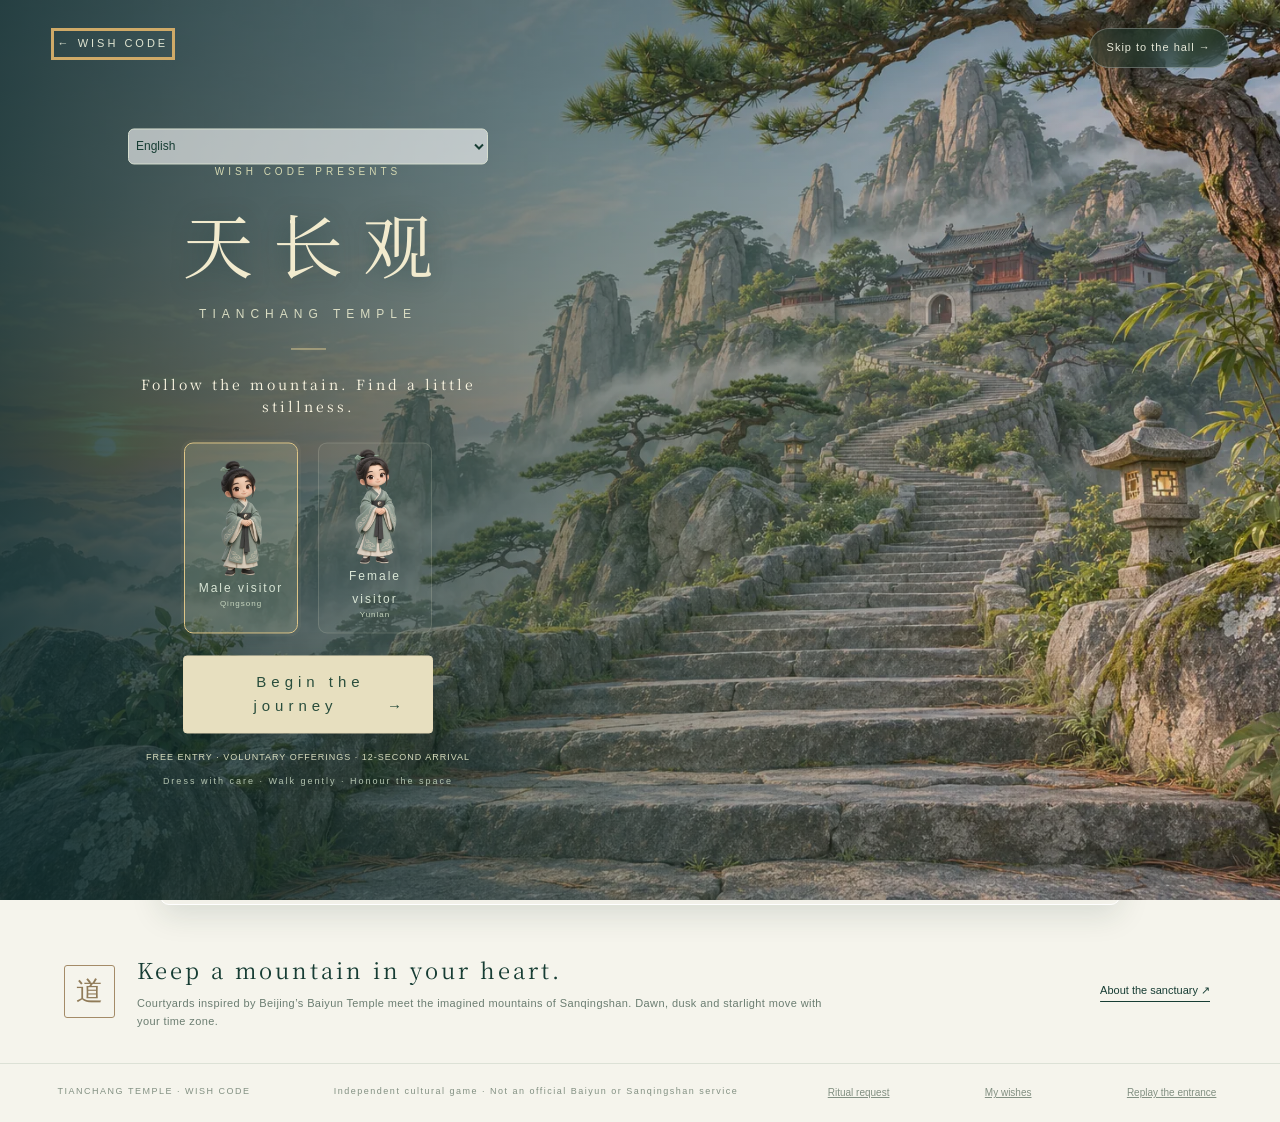
<file: tianchang/index.html>
<!DOCTYPE html>
<html lang="en"><head><meta charset="UTF-8"><meta name="viewport" content="width=device-width,initial-scale=1"><meta name="theme-color" content="#153c34"><title>天长观 · Wish Code</title><meta name="description" content="一处随你昼夜流转的云上道观。静坐、许愿、敬香，在山水间安顿身心。"><link rel="stylesheet" href="style.css"><link rel="icon" href="data:image/svg+xml,%3Csvg xmlns='http://www.w3.org/2000/svg' viewBox='0 0 50 50'%3E%3Ctext y='40' font-size='40'%3E☯%3C/text%3E%3C/svg%3E"><style>
#practiceHall{display:none;padding:clamp(20px,5vw,64px);background:linear-gradient(140deg,#192b28,#19201f 65%,#342820);color:#f4ead6;text-align:center}main:has(#sanctuary[data-room=hall]) #practiceHall{display:block}#practiceHall h2{font:normal clamp(24px,4vw,42px) Georgia,serif;margin:0}#seatFloor{max-width:740px;margin:auto;display:grid;grid-template-columns:repeat(10,1fr);padding:16px 4px;background:repeating-linear-gradient(0deg,#564033,#564033 43px,#483529 44px)}#seatFloor button{position:relative;height:48px;background:none;border:0;color:#fff4dc;isolation:isolate;font:12px Georgia}#seatFloor button:before{content:"";position:absolute;inset:35% 7% 7%;border-radius:50%;background:repeating-radial-gradient(ellipse,#976c43 0 2px,#c49b64 3px 4px);box-shadow:0 3px 1px #30251f;z-index:-1}#seatFloor button[aria-pressed=true]:before{outline:2px solid #ffe5a2}#seatFloor img{height:41px;position:absolute;bottom:8px;left:50%;transform:translateX(-50%);filter:hue-rotate(var(--avatar-hue))}.implements{display:flex;flex-wrap:wrap;gap:8px;justify-content:center}.implements button{display:grid;justify-items:center;gap:4px;border:1px solid #8c7957;background:#293832;color:#f8e6bd;padding:10px;border-radius:6px}.implements svg,.implements b{width:38px;height:38px;font-size:31px;fill:none;stroke:currentColor;stroke-width:1.7;stroke-linejoin:round}#player:after{content:"";position:absolute;pointer-events:none;left:48%;top:57%;width:12%;height:22%;background:linear-gradient(110deg,#ddd3ae,#a1956c);border-radius:35% 35% 12% 12%;transform:rotate(22deg)}#player[data-attire=female]:after{background:linear-gradient(110deg,#bfd7bd,#678d76);transform:rotate(-18deg)}#ritualBell.ring svg{animation:bellSwing .55s ease-in-out 2}@keyframes bellSwing{25%{transform:rotate(16deg)}75%{transform:rotate(-16deg)}}@media(prefers-reduced-motion:reduce){#ritualBell.ring svg{animation:none}}
</style></head><body>
<header class="masthead"><a class="brand" href="../" aria-label="返回 Wish Code 首页"><span class="mark">☯</span><span>天长观<small data-zh="WISH CODE · TAOIST SANCTUARY" data-en="WISH CODE · TAOIST SANCTUARY">WISH CODE · TAOIST SANCTUARY</small></span></a><div class="head-right"><span class="concept" data-zh="免费入观 · 自愿随喜" data-en="FREE ENTRY · VOLUNTARY OFFERINGS">免费入观 · 自愿随喜</span><button id="sound" class="smallbtn" aria-pressed="false" data-zh="♫ 山音：关" data-en="♫ Sound off">♫ 山音：关</button><select id="lang" class="smallbtn" aria-label="Language"></select><button data-open="rules" class="smallbtn" data-zh="入观须知" data-en="Etiquette">入观须知</button><button data-open="ritual" class="smallbtn desktop-only" data-zh="法事申请" data-en="Ritual request">法事申请</button><button data-open="journal" class="journal-btn" data-zh="我的心愿" data-en="My wishes">我的心愿</button></div></header>
<main><section class="sanctuary" id="sanctuary" aria-label="云上道观互动场景">
<div class="scene" id="scene"></div><div class="time-tint"></div><div class="stars" aria-hidden="true"></div><div class="mist mist-one" aria-hidden="true"></div><div class="mist mist-two" aria-hidden="true"></div>
<div class="scene-shade"></div><div class="scene-top"><div class="location"><span class="live-dot"></span><span id="locationName">三清山意境 · 云上庭院</span></div><button id="timeControl" class="clock" aria-label="调整时区及昼夜"><span class="time-icon" id="timeIcon">◒</span><span><strong id="clock">--:--:--</strong><small id="timezoneLabel">本地时间</small></span><span class="clock-arrow">⌄</span></button></div>
<div class="welcome"><p class="eyebrow" data-zh="A LITTLE STILLNESS, ANYWHERE." data-en="A LITTLE STILLNESS, ANYWHERE.">A LITTLE STILLNESS, ANYWHERE.</p><h1 id="sceneTitle">天长地久<br>心有所归。</h1><p id="sceneSubtitle">把纷扰留在山下，让心愿在此生长。</p><div class="room-switch" aria-label="选择空间"><button data-room="courtyard" class="active" data-zh="云上庭院" data-en="Courtyard">云上庭院</button><button data-room="hall" data-zh="三清大殿" data-en="Sanqing Hall">三清大殿</button><button data-room="terrace" data-zh="太极云台" data-en="Tai Chi terrace">太极云台</button></div><button class="scripture-invite" data-open="scripture"><span>▤</span><span><small data-zh="今日功课 · 随时入席" data-en="DAILY PRACTICE · ALWAYS OPEN">今日功课 · 随时入席</small><b data-zh="静听《清静经》 →" data-en="Read the Qingjing Jing →">静听《清静经》 →</b></span></button><button class="scripture-invite" data-open="welcome" style="margin-top:8px"><span>♫</span><span><b data-zh="聆听欢迎语 · 专属声音" data-en="Welcome audio · Chinese">聆听欢迎语 · 专属声音</b></span></button></div>
<button class="hotspot hall-hotspot" data-room="hall"><i>＋</i><span data-zh="入殿礼敬" data-en="Enter the hall">入殿礼敬</span></button><button class="hotspot meditation-hotspot" data-open="meditate"><i>＋</i><span data-zh="坐听云起" data-en="Sit with the clouds">坐听云起</span></button><div class="deity-labels" hidden><span>太清 · 道德天尊</span><span>玉清 · 元始天尊</span><span>上清 · 灵宝天尊</span></div>
<div class="incense-cloud" id="incenseCloud" hidden aria-hidden="true"><span></span><span></span><span></span></div>
<button class="guide" data-open="avatar"><img src="assets/guide.webp" alt="束发青衣的卡通道观引导员" id="avatarSmall"><span><small data-zh="你的道观伙伴" data-en="YOUR COMPANION">你的道观伙伴</small><strong id="avatarName">云岚 · 换装</strong></span><span>↗</span></button>
<div class="player" id="player" aria-hidden="true"><img src="assets/guide.webp" alt=""><span id="playerName">云岚</span></div><div class="world-lamps" id="worldLamps" aria-hidden="true"></div><div class="move-hint" data-zh="轻点地面漫步 · WASD / 方向键移动" data-en="Tap the ground to stroll · WASD / arrow keys">轻点地面漫步 · WASD / 方向键移动</div>
<div class="scene-bottom"><span data-zh="一方清静，四时相伴" data-en="A quiet place, through every hour">一方清静，四时相伴</span><span id="periodLabel">随本地时间流转</span></div>
<nav class="ritual-bar" aria-label="道观体验">
<button data-open="meditate"><span class="ritual-icon">◌</span><strong data-zh="静坐" data-en="Meditate">静坐</strong><small data-zh="一呼一吸" data-en="Breathe">一呼一吸</small></button>
<button data-open="wish"><span class="ritual-icon">✧</span><strong data-zh="许愿" data-en="Make a wish">许愿</strong><small data-zh="心有所愿" data-en="Set an intention">心有所愿</small></button>
<button data-open="lot"><span class="ritual-icon lot-icon">☷</span><strong data-zh="抽签" data-en="Draw a lot">抽签</strong><small data-zh="一签一思" data-en="Reflect">一签一思</small></button>
<button data-open="incense"><span class="ritual-icon incense-icon">♨</span><strong data-zh="敬香" data-en="Offer incense">敬香</strong><small data-zh="一炷清心" data-en="A quiet offering">一炷清心</small></button>
<button data-open="lamp"><span class="ritual-icon">♧</span><strong data-zh="点灯" data-en="Light a lamp">点灯</strong><small data-zh="一灯一愿" data-en="A light for hope">一灯一愿</small></button>
<button data-open="taichi"><span class="ritual-icon">☯</span><strong data-zh="太极" data-en="Tai Chi">太极</strong><small data-zh="动静相生" data-en="Find balance">动静相生</small></button>
<button data-open="scripture"><span class="ritual-icon">▤</span><strong data-zh="诵经" data-en="Scripture">诵经</strong><small data-zh="清静经" data-en="Qingjing Jing">清静经</small></button></nav></section>
<section id="practiceHall"><h2 data-zh="三清殿 · 修习席" data-en="Sanqing Hall · Practice seats">Sanqing Hall · Practice seats</h2><p data-zh="择一蒲团入座，再选一项功课。" data-en="Choose a cushion, then a practice.">Choose a cushion, then a practice.</p><div id="seatFloor"></div><p id="seatStatus" role="status"></p><div class="implements"><button data-open="incense"><svg viewBox="0 0 48 48" aria-hidden="true"><path d="M10 29h28q-2 14-14 14T10 29Zm5 11-2 4m20-4 2 4M18 28l-2-19m8 19V5m6 23 2-19"/></svg><span data-zh="敬香" data-en="Incense">Incense</span></button><button data-open="lamp"><svg viewBox="0 0 48 48" aria-hidden="true"><path d="M8 30q16 19 32 0ZM24 38v5m-9 1h18"/><path fill="#e1ac53" d="M24 27q-10-5 1-20-2 8 3 12 3 5-4 8Z"/></svg><span data-zh="点灯" data-en="Lamp">Lamp</span></button><button data-open="scripture"><svg viewBox="0 0 48 48" aria-hidden="true"><path d="M5 11q10-4 19 3 9-7 19-3v26q-12-3-19 3-9-6-19-3Zm19 3v26M10 18l9 2m-9 5 9 2m10-7 9-2m-9 9 9-2"/></svg><span data-zh="诵《清静经》" data-en="Scripture">Scripture</span></button><button id="ritualBell"><svg viewBox="0 0 48 48" aria-hidden="true"><path d="M22 18V7q2-6 4 0v11m-15 16q5-3 5-10 8-15 16 0 0 7 5 10Zm10 3q3 8 6 0"/></svg><span data-zh="聆听法铃" data-en="Ritual bell">Ritual bell</span></button><button data-open="meditate"><b>☯</b><span data-zh="静坐调息" data-en="Meditate">Meditate</span></button></div></section><section class="quiet-note"><div class="seal">道</div><div><h2 data-zh="为心留一座山。" data-en="Keep a mountain in your heart.">为心留一座山。</h2><p data-zh="以白云观院落为建筑参考、三清山云海为山水意境。跟随你的时区，迎晨曦、入黄昏、望星河。" data-en="Courtyards inspired by Beijing’s Baiyun Temple meet the imagined mountains of Sanqingshan. Dawn, dusk and starlight move with your time zone.">以白云观院落为建筑参考、三清山云海为山水意境。跟随你的时区，迎晨曦、入黄昏、望星河。</p></div><button class="textbtn" data-open="about" data-zh="读懂天长观 ↗" data-en="About the sanctuary ↗">读懂天长观 ↗</button></section>
<footer><span>TIANCHANG TEMPLE · WISH CODE</span><span data-zh="独立文化游戏 · 非白云观或三清山官方服务" data-en="Independent cultural game · Not an official Baiyun or Sanqingshan service">独立文化游戏 · 非白云观或三清山官方服务</span><button data-open="ritual" data-zh="法事申请" data-en="Ritual request">法事申请</button><button data-open="journal" data-zh="我的心愿" data-en="My wishes">我的心愿</button><button id="replayJourney" data-zh="重走入观之路" data-en="Replay the entrance">重走入观之路</button></footer></main>
<dialog id="panel" aria-labelledby="panelTitle"><button class="close" id="closePanel" aria-label="关闭 Close">×</button><div class="panel-eyebrow" id="panelEyebrow">WISH CODE</div><h2 id="panelTitle"></h2><div id="panelBody"></div></dialog><div class="toast" role="status" id="toast"></div>
<script src="../language.js?v=1"></script><script src="locales.js?v=1"></script><script src="app.js?v=languages1"></script><script src="voice.js?v=1"></script><script src="scripture.js?v=20261104-audio1"></script><script src="journey.js?v=languages1"></script><script>
(()=>{
 const floor=document.querySelector('#seatFloor'), player=document.querySelector('#player'), portrait=player.querySelector('img'), status=document.querySelector('#seatStatus');
 let current=null, audio;
 function sync(){
   player.dataset.attire=profile.gender;
   for(const seat of floor.children) seat.setAttribute('aria-label',T('蒲团 ','Cushion ')+seat.value);
   if(!current)return;
   const img=current.querySelector('img');img.src=portrait.src;
   status.textContent=T('已入座 · 第 ','Seated · cushion ')+current.value+T(' 席','');
 }
 for(let n=1;n<=50;n++){
   const seat=document.createElement('button');seat.type='button';seat.value=n;seat.textContent=n;seat.setAttribute('aria-pressed','false');floor.append(seat);
 }
 floor.onclick=e=>{
   const seat=e.target.closest('button');if(!seat)return;
   if(current){current.textContent=current.value;current.setAttribute('aria-pressed','false')}
   current=seat;const img=new Image();img.alt='';seat.replaceChildren(img);seat.setAttribute('aria-pressed','true');sync();
 };
 new MutationObserver(sync).observe(portrait,{attributes:true,attributeFilter:['src']});
 new MutationObserver(sync).observe(document.documentElement,{attributes:true,attributeFilter:['lang']});sync();
 const bell=document.querySelector('#ritualBell');
 bell.onclick=async()=>{
   bell.classList.remove('ring');void bell.offsetWidth;bell.classList.add('ring');
   const Context=window.AudioContext||window.webkitAudioContext;if(!Context)return;
   try{audio??=new Context();await audio.resume();for(const hz of [720,1447,2150]){
     const osc=audio.createOscillator(),gain=audio.createGain(),t=audio.currentTime;
     osc.frequency.value=hz;gain.gain.setValueAtTime(.045,t);gain.gain.exponentialRampToValueAtTime(.0001,t+1.8);osc.connect(gain);gain.connect(audio.destination);osc.start(t);osc.stop(t+1.8);
   }}catch{}
 };
})();
</script></body></html>
</file>
<file: tianchang/style.css>
@import url('https://fonts.googleapis.com/css2?family=Noto+Serif+SC:wght@400;500;600&display=swap');
:root{--ink:#173d34;--muted:#6b7d71;--paper:#f5f4ec;--gold:#b7965b;--line:#dce1d6;--scene-bright:1;--night:0;--warm:0;--robe:#648f86}*{box-sizing:border-box}body{margin:0;background:var(--paper);color:var(--ink);font:14px/1.6 -apple-system,BlinkMacSystemFont,'Segoe UI',sans-serif}button,input,select,textarea{font:inherit}button,a{touch-action:manipulation}button{cursor:pointer;color:inherit}button{border:0;background:none}a{color:inherit}button:focus-visible,a:focus-visible{outline:3px solid #cfaa68;outline-offset:4px}button:hover{filter:brightness(1.08)}.masthead{height:88px;display:flex;align-items:center;justify-content:space-between;padding:0 4.3%;gap:18px}.brand{display:flex;align-items:center;gap:13px;text-decoration:none;font-size:20px;letter-spacing:3px;font-weight:600;white-space:nowrap}.mark{font-size:43px;font-weight:400;line-height:1}.brand small{display:block;font-size:10px;font-weight:400;letter-spacing:3px;line-height:1.8}.head-right{display:flex;align-items:center;gap:17px}.concept{font-size:11px;letter-spacing:1px;color:var(--muted)}.smallbtn{font-size:12px;padding:9px 3px}.journal-btn{border:1px solid #b7c3b5;border-radius:5px;padding:9px 18px;font-size:12px}.sanctuary{position:relative;margin:0 2.2%;height:min(790px,calc(100svh - 112px));min-height:610px;border-radius:10px;isolation:isolate;background:#345349;color:white}.scene{position:absolute;inset:0;border-radius:inherit;background:url('assets/baiyun-courtyard.webp') center 57%/cover no-repeat;filter:brightness(var(--scene-bright)) saturate(.84);transition:filter 1.6s ease,background-image .7s ease,background-position 1s}.sanctuary[data-room=hall] .scene{background-image:url('assets/hall.webp');background-position:center 45%;filter:brightness(.8) saturate(.8)}.sanctuary[data-room=terrace] .scene{background-position:32% 75%;background-size:auto 120%}.scene-shade{position:absolute;inset:0;background:linear-gradient(90deg,rgba(12,39,35,.51),transparent 63%),linear-gradient(0deg,rgba(13,36,31,.68),transparent 48%);border-radius:inherit;pointer-events:none}.time-tint{position:absolute;inset:0;background:linear-gradient(180deg,rgba(9,24,60,var(--night)),rgba(1,17,31,calc(var(--night)*.75)) 90%);mix-blend-mode:multiply;border-radius:inherit;pointer-events:none}.stars{position:absolute;inset:0 0 43%;opacity:calc(var(--night)*1.7);pointer-events:none;background-image:radial-gradient(1.5px 1.5px at 16% 21%,#fff 90%,transparent),radial-gradient(1px 1px at 28% 15%,#fff 90%,transparent),radial-gradient(1px 1px at 44% 34%,#fff 90%,transparent),radial-gradient(1px 1px at 63% 8%,#fff 90%,transparent),radial-gradient(1px 1px at 78% 20%,#fff 90%,transparent);background-size:260px 180px}.mist{position:absolute;height:18%;width:55%;pointer-events:none;filter:blur(22px);background:linear-gradient(0deg,transparent,#d9e9df60,transparent);animation:drift 38s infinite alternate linear;left:0;top:45%}.mist-two{top:68%;left:30%;width:65%;height:10%;opacity:.45;animation-delay:-12s}@keyframes drift{to{transform:translateX(14%)}}.scene-top{position:absolute;top:27px;left:36px;right:32px;display:flex;justify-content:space-between;align-items:flex-start}.location{font-size:11px;letter-spacing:1.7px;display:flex;align-items:center;gap:9px;text-shadow:0 1px 4px #0008}.live-dot{width:6px;height:6px;border-radius:50%;background:#d8e8b8;box-shadow:0 0 12px #e7f4b9}.clock{display:flex;align-items:center;gap:12px;background:#15362a40;border:1px solid #ffffff38;padding:9px 14px;border-radius:6px;color:#fff;backdrop-filter:blur(16px);text-align:left}.clock strong{font-size:20px;font-weight:400;letter-spacing:2px;font-variant-numeric:tabular-nums}.clock small{display:block;font-size:9px;letter-spacing:1px;opacity:.85}.time-icon{font-size:25px}.clock-arrow{padding-left:16px}.welcome{position:absolute;left:4.7%;top:20%;max-width:480px}.eyebrow{font-size:10px;letter-spacing:3px;margin:0 0 19px;color:#f0e9d3}h1,h2,.serif{font-family:'Noto Serif SC','Songti SC','SimSun',Georgia,serif;font-weight:400}h1{font-size:clamp(36px,4.2vw,64px);line-height:1.5;letter-spacing:5px;margin:0 0 13px;text-shadow:0 2px 24px #052b2870}.welcome>p:not(.eyebrow){font-size:12px;letter-spacing:1.5px;color:#f1f0e2}.room-switch{margin-top:26px;display:flex;background:#102e2640;border:1px solid #fff3;border-radius:5px;padding:4px;backdrop-filter:blur(15px);width:fit-content}.room-switch button{font-size:11px;padding:9px 13px;color:#fff}.room-switch .active{background:#f2f0e3;color:var(--ink);border-radius:3px}.hotspot{position:absolute;display:flex;gap:8px;align-items:center;border-radius:30px;padding:5px 13px 5px 5px;background:#163c335c;backdrop-filter:blur(10px);border:1px solid #fff6;color:white;font-size:10px;letter-spacing:1px}.hotspot i{font-style:normal;border-radius:50%;width:23px;height:23px;border:1px solid #fff7;display:grid;place-items:center;font-size:16px}.hall-hotspot{top:58%;left:61%}.meditation-hotspot{left:30%;top:75%}.sanctuary[data-room=hall] .hall-hotspot{display:none}.sanctuary[data-room=hall] .welcome{top:15%;max-width:270px}.sanctuary[data-room=hall] h1{font-size:38px}.sanctuary[data-room=hall] .welcome>p:not(.eyebrow){max-width:220px}.sanctuary[data-room=hall] .room-switch{flex-wrap:wrap;max-width:210px}.guide{position:absolute;right:28px;bottom:116px;display:flex;align-items:center;text-align:left;gap:12px;color:white;background:#102f266b;border:1px solid #fff4;border-radius:8px;padding:10px 15px 10px 9px;backdrop-filter:blur(10px)}.guide img{width:44px;height:52px;object-fit:contain;object-position:top}.guide small{display:block;font-size:9px;color:#e2dfca;letter-spacing:1px}.guide strong{font-size:11px;letter-spacing:1px;font-weight:400}.scene-bottom{position:absolute;left:4.7%;right:3%;bottom:85px;display:flex;justify-content:space-between;font-size:10px;letter-spacing:2px;color:#ecefd8b0}.ritual-bar{position:absolute;left:50%;bottom:-29px;transform:translateX(-50%);display:flex;background:#f5f4ecd9;backdrop-filter:blur(22px);border:1px solid #fff;box-shadow:0 10px 30px #173a2420;border-radius:9px;padding:15px 18px;width:76%;max-width:850px;color:var(--ink)}.ritual-bar button{flex:1;min-width:0;padding:2px 8px;position:relative}.ritual-bar button+button{border-left:1px solid #c7cfc257}.ritual-icon{font-family:Georgia,serif;display:block;font-size:26px;line-height:1.1;margin:0 0 8px;color:#5a7261}.ritual-bar strong{font-size:12px;font-weight:500;display:block;letter-spacing:2px}.ritual-bar small{font-size:9px;display:block;color:#849080;margin-top:3px;letter-spacing:1px}.ritual-bar button:hover{transform:translateY(-3px);transition:transform .2s}.quiet-note{max-width:1280px;margin:76px auto 33px;display:flex;align-items:center;gap:22px;padding:0 5%}.seal{border:1px solid #a48b68;color:#907b58;padding:8px 11px;font-family:serif;font-size:27px;line-height:1.3;border-radius:3px}.quiet-note h2{font-size:22px;letter-spacing:3px;margin:0 0 8px}.quiet-note p{font-size:11px;letter-spacing:.4px;color:var(--muted);margin:0;max-width:700px}.textbtn{font-size:11px;white-space:nowrap;text-decoration:underline;text-underline-offset:7px;margin-left:auto}footer{border-top:1px solid var(--line);padding:20px 4.5%;display:flex;justify-content:space-between;font-size:9px;letter-spacing:1.5px;color:#829082;gap:15px}.deity-labels{position:absolute;left:35%;right:19%;bottom:32%;display:flex;justify-content:space-between;gap:12px;text-shadow:0 1px 5px #000;font-size:11px}.deity-labels[hidden]{display:none}dialog{border:1px solid #e5e7dc;width:min(490px,calc(100vw - 30px));max-height:88svh;border-radius:14px;background:#f7f6ef;color:var(--ink);padding:38px;box-shadow:0 24px 80px #0004;overflow-y:auto}dialog::backdrop{background:#092c2980;backdrop-filter:blur(7px)}.close{position:absolute;right:16px;top:12px;font-size:26px;padding:2px 8px;color:#738273}.panel-eyebrow{color:#9b8056;font-size:10px;letter-spacing:3px}dialog h2{font-size:29px;letter-spacing:3px;margin:10px 0 12px}.sub{color:#778577;font-size:12px;line-height:1.9;margin:10px 0 22px}.field{display:block;font-size:12px;margin:17px 0 6px;font-weight:500}input,select,textarea{width:100%;padding:12px 13px;background:#fff9;border:1px solid #d5ddcf;border-radius:6px;color:var(--ink);outline-color:#879e85;font-size:13px}textarea{min-height:90px;resize:vertical}input[type=checkbox]{width:auto;accent-color:var(--ink)}input[type=range]{padding:0;accent-color:var(--ink)}.primary{background:var(--ink);border:1px solid var(--ink);color:#f5f2e5;padding:13px 18px;border-radius:6px;font-size:13px;letter-spacing:1px;width:100%;margin-top:20px}.secondary{padding:10px;border:1px solid #cbd5c8;border-radius:6px;margin-top:10px;width:100%;font-size:12px}.primary:disabled{opacity:.5;cursor:wait}.row{display:flex;gap:10px;align-items:center}.row>*{flex:1}.hint{font-size:10px;line-height:1.8;color:#879080;margin:13px 0}.digits{display:flex;justify-content:center;gap:12px;margin:23px 0}.digit{font:32px/1.5 Georgia,serif;text-align:center;width:75px;height:79px;padding:13px 0;border-radius:6px;border:1px solid #d5dccd;background:#eaece2;color:#465f48;font-variant-numeric:tabular-nums}.divider{height:1px;background:#dde2d5;margin:22px 0}.breath-orb{margin:40px auto 27px;border:1px solid #a1bba0;background:radial-gradient(circle,#e2e9d8,#cad8c0);width:158px;height:158px;border-radius:50%;display:flex;flex-direction:column;align-items:center;justify-content:center;box-shadow:0 0 0 18px #dce5d433,0 0 0 37px #e4eadc44;color:#4e6b51}.breath-orb.running{animation:breathe 10s infinite ease-in-out}.breath-orb strong{font-weight:400;font-size:23px;font-family:serif}.breath-orb small{font-size:10px;margin-top:6px}@keyframes breathe{0%,100%{transform:scale(.86)}40%{transform:scale(1.08)}}.timer{text-align:center;font:31px Georgia,serif;letter-spacing:4px}.duration-buttons,.choices{display:flex;gap:7px;margin:20px 0;flex-wrap:wrap}.duration-buttons button,.choices button{flex:1;border:1px solid #cdd8c8;padding:9px 12px;border-radius:5px;font-size:12px;white-space:nowrap}.duration-buttons .active,.choices .active{background:var(--ink);color:white;border-color:var(--ink)}.lot-cup{position:relative;margin:40px auto 22px;width:76px;height:110px;background:linear-gradient(90deg,#845934,#bd965f,#79532f);border-radius:7px 7px 20px 20px;border:3px solid #a07e4d;box-shadow:0 10px 20px #78532622}.lot-cup:after{content:'道';position:absolute;color:#f5e6bb;border:1px solid #ebd8ab9c;padding:2px 7px;top:33px;left:20px;font-size:20px;font-family:serif}.lot-cup i{position:absolute;bottom:85px;left:25px;width:8px;height:60px;background:#dcc795;border-radius:3px;border-top:8px solid #99664d;transform-origin:bottom}.lot-cup i:first-child{transform:rotate(-13deg)}.lot-cup i:last-child{transform:rotate(17deg)}.lot-cup.shaking{animation:shake .14s infinite alternate}@keyframes shake{to{transform:rotate(11deg) translateX(3px)}}.lot-card{border:1px solid #d8c8a5;background:#f3eedf;padding:24px;margin-top:20px;text-align:center;border-radius:5px}.lot-card h3{font:23px 'Noto Serif SC',serif;color:#9a7a46;letter-spacing:4px}.lot-card p{font-size:12px;line-height:2}.incense-art{height:180px;display:flex;justify-content:center;gap:16px;align-items:flex-end;position:relative;margin:20px auto}.stick{height:125px;width:4px;background:linear-gradient(#af5440 4px,#bd915a 5px,#d7b16e);position:relative}.stick:nth-child(2){height:144px}.stick:before{content:'';position:absolute;bottom:100%;left:-12px;width:24px;height:100px;background:radial-gradient(ellipse,#9eb0a74f,transparent 64%);animation:smoke 3s infinite ease-out;opacity:0}.incense-art.lit .stick:before{opacity:1}.incense-art.lit .stick{box-shadow:0 -6px 8px -3px #dd793c}.incense-art:after{content:'☯';font-size:22px;color:#cfbc84;background:linear-gradient(90deg,#647563,#8e9b77,#5b6957);width:100px;height:46px;position:absolute;bottom:-20px;text-align:center;border-radius:9px 9px 28px 28px;box-shadow:0 10px 0 -6px #647360}@keyframes smoke{to{transform:translateY(-24px) translateX(10px);filter:blur(7px)}}.incense-cloud{position:absolute;left:59%;top:51%;width:100px;height:120px;pointer-events:none}.incense-cloud span{display:inline-block;width:22px;height:100px;background:linear-gradient(90deg,transparent,#dae4da7c,transparent);filter:blur(7px);animation:smoke 4s infinite}.pose-art{height:230px;display:flex;align-items:center;justify-content:center;margin-top:18px;background:radial-gradient(ellipse,#dce4d5,transparent 68%)}.pose-art svg{height:220px;overflow:visible}.pose-art.moving #armLeft{animation:armleft 9s infinite alternate ease-in-out;transform-origin:100px 87px}.pose-art.moving #armRight{animation:armright 9s infinite alternate ease-in-out;transform-origin:100px 87px}.pose-art.moving #bodyGroup{animation:sway 9s infinite alternate ease-in-out;transform-origin:100px 185px}@keyframes armleft{to{transform:rotate(-36deg)}}@keyframes armright{to{transform:rotate(42deg)}}@keyframes sway{to{transform:translateX(9px) rotate(3deg)}}.step-title{text-align:center;font-size:16px;letter-spacing:2px}.step-copy{text-align:center;font-size:12px;color:#75816e;min-height:40px}.step-progress{display:flex;gap:4px;margin-top:17px}.step-progress i{height:3px;flex:1;background:#d7dfd0}.step-progress i.active{background:#859b75}.wish-entry{border:1px solid #d7dfd1;padding:17px;border-radius:7px;margin:12px 0;background:#fff5}.wish-entry p{font-size:13px;overflow-wrap:anywhere}.wish-entry small{font-size:10px;color:#8c947f}.wish-entry button{font-size:10px;text-decoration:underline;margin-right:10px;padding:6px 0}.wish-entry .fulfilled{font-size:10px;color:#7e9564}.toast{position:fixed;bottom:30px;left:50%;transform:translateX(-50%);background:var(--ink);color:#fff;padding:13px 22px;border-radius:7px;box-shadow:0 8px 26px #0003;font-size:12px;z-index:99;opacity:0;transition:opacity .2s;pointer-events:none;max-width:90%;width:max-content}.toast.show{opacity:1}.avatar-preview{height:220px;margin:auto;display:block;object-fit:contain}.profile-chip{padding:12px;background:#e9ede2;border-radius:6px;font-size:12px}.badge{font-size:10px;background:#e3e8d8;padding:3px 7px;border-radius:4px}.about-list{font-size:12px;line-height:2;color:#6c7c6b}.about-list li{margin:8px 0}.about-list a{color:#365e4b}.time-preview{text-align:center;font:30px Georgia,serif;margin:20px}.consent{font-size:11px;display:flex;align-items:flex-start;gap:8px;margin-top:15px;line-height:1.8}.consent input{margin-top:4px;flex:none}.empty{text-align:center;color:#88947f;padding:22px 0}.result-tag{color:#9e8054;font-size:10px;letter-spacing:2px}.danger{color:#a26354}
@media(min-width:1600px){.sanctuary{height:820px}.welcome{left:6%;top:23%}}@media(max-width:900px){.masthead{height:78px;padding:0 4%}.brand{font-size:17px;letter-spacing:2px}.brand small{font-size:8px;letter-spacing:1.3px}.mark{font-size:35px}.head-right{gap:12px}.concept{display:none}.sanctuary{margin:0 12px;height:760px;min-height:0}.scene{background-position:58% center}.welcome{top:20%;left:5%}h1{font-size:42px}.scene-top{left:25px;right:22px}.ritual-bar{width:92%;padding:15px 8px}.ritual-bar strong{font-size:11px;letter-spacing:1px}.ritual-bar small{font-size:8px}.guide{bottom:130px}.meditation-hotspot{left:20%;top:75%}.quiet-note{padding:0 6%;gap:18px}.quiet-note .textbtn{display:none}.deity-labels{left:24%;right:8%;font-size:9px}}
@media(max-width:560px){.masthead{height:75px;padding:0 18px}.head-right{gap:12px}.brand{gap:8px;font-size:15px;letter-spacing:1.5px}.mark{font-size:30px}.brand small{font-size:8px;letter-spacing:.8px}.journal-btn{display:none}.smallbtn{font-size:11px}.sanctuary{margin:0 8px;height:calc(100svh - 105px);min-height:670px;max-height:850px}.scene{background-position:58% center}.scene-shade{background:linear-gradient(180deg,#0d32273d,transparent 65%,#0e2e2aab),linear-gradient(90deg,#0a2c285e,transparent)}.scene-top{left:19px;right:17px;top:20px;gap:14px}.location{font-size:8px;letter-spacing:.5px;max-width:130px;padding-top:11px}.clock{gap:6px;padding:6px 9px}.clock strong{font-size:16px;letter-spacing:1px}.clock small{font-size:8px}.time-icon{font-size:20px}.clock-arrow{padding-left:0}.welcome{left:25px;top:16%;max-width:90%}.eyebrow{font-size:8px;letter-spacing:1.8px;margin-bottom:13px}h1{font-size:37px;line-height:1.55;letter-spacing:4px}.welcome>p:not(.eyebrow){font-size:10px;letter-spacing:.7px}.room-switch{margin-top:19px}.room-switch button{font-size:10px;padding:7px 10px}.hall-hotspot{top:61%;left:53%}.meditation-hotspot{left:10%;top:73%}.hotspot{font-size:9px;padding-right:9px;gap:5px}.guide{bottom:117px;right:15px;padding:6px 8px;gap:5px}.guide img{width:34px;height:42px}.guide small{font-size:8px}.guide strong{font-size:10px}.scene-bottom{bottom:86px;left:22px;right:20px;font-size:8px;letter-spacing:1px}.scene-bottom>span:first-child{display:none}.scene-bottom>span:last-child{margin-left:auto}.ritual-bar{width:calc(100% - 16px);padding:13px 3px;bottom:-31px}.ritual-bar button{padding:1px 3px}.ritual-bar strong{font-size:10px;letter-spacing:.4px}.ritual-bar small{display:none}.ritual-icon{font-size:23px;margin-bottom:8px}.quiet-note{margin:61px 0 25px;padding:0 26px;gap:16px}.quiet-note h2{font-size:20px}.quiet-note p{font-size:10px;line-height:1.9}.seal{padding:6px 8px;font-size:25px}footer{padding:17px 24px;flex-direction:column;gap:8px;font-size:8px}.sanctuary[data-room=hall] .welcome{top:15%;left:23px}.sanctuary[data-room=hall] h1{font-size:28px}.sanctuary[data-room=hall] .welcome .eyebrow{display:none}.sanctuary[data-room=hall] .scene{background-position:54% 60%;background-size:auto 100%}.deity-labels{left:5%;right:5%;bottom:36%;font-size:8px}.sanctuary[data-room=hall] .welcome>p:not(.eyebrow){display:none}.sanctuary[data-room=hall] .room-switch{max-width:none}.sanctuary[data-room=terrace] .scene{background-position:48% 70%}dialog{padding:31px 24px}.panel-eyebrow{font-size:9px}dialog h2{font-size:26px}.breath-orb{width:140px;height:140px}.textbtn{font-size:10px}}
@media(prefers-reduced-motion:reduce){*,*:before,*:after{animation:none!important;transition:none!important;scroll-behavior:auto!important}}
.player{position:absolute;left:49%;top:78%;height:98px;width:75px;transform:translate(-50%,-100%);transition:left 1.3s ease,top 1.3s ease;pointer-events:none;filter:drop-shadow(0 12px 7px #05251d55);z-index:2}.player img{height:100%;width:100%;object-fit:contain;filter:hue-rotate(var(--avatar-hue,0deg))}.player span{position:absolute;bottom:-17px;left:50%;transform:translateX(-50%);border:1px solid #fff4;background:#eff2e3d9;color:#244d40;font-size:9px;padding:2px 9px;border-radius:20px;white-space:nowrap}.player.walking img{animation:walk .25s infinite alternate ease-in-out}@keyframes walk{to{transform:translateY(-4px) rotate(3deg)}}.move-hint{position:absolute;left:4.7%;bottom:116px;font-size:9px;color:#f6f4dfb0;letter-spacing:.5px;pointer-events:none}.world-lamps{position:absolute;left:50%;top:57%;display:flex;gap:17px;pointer-events:none}.world-lamps i{width:12px;height:19px;background:#e4b462;border-radius:4px 4px 7px 7px;box-shadow:0 0 26px 10px #ffc94f50;position:relative}.world-lamps i:after{content:'';width:1px;height:7px;background:#d4b270;position:absolute;top:-7px;left:5px}.world-lamps i:nth-child(even){margin-top:13px}.lamp-art{margin:35px auto 25px;position:relative;width:100px;height:120px;display:flex;align-items:flex-end;justify-content:center}.lamp-bowl{height:43px;width:90px;border-radius:8px 8px 45px 45px;background:linear-gradient(90deg,#8c7651,#c9b788,#7f6a49);border-top:6px solid #9f8d63}.lamp-flame{position:absolute;bottom:44px;width:24px;height:42px;background:radial-gradient(ellipse at 50% 80%,#ffffde,#ffb23e 70%,transparent 74%);border-radius:50% 50% 30% 30%;filter:drop-shadow(0 0 12px #f9c86f);opacity:.2;transform:scale(.7);transform-origin:bottom}.lamp-art.lit .lamp-flame{opacity:1;animation:flame 1.8s infinite alternate ease-in-out}.lamp-art.lit{filter:drop-shadow(0 -15px 25px #efd293)}@keyframes flame{to{transform:scale(.94,.84) rotate(4deg)}}.donation-heading{font:31px Georgia,serif;text-align:center;margin:20px 0 7px;color:#9a7c48}.contribution-banner{font-size:10px;padding:10px 12px;background:#ece6d9;color:#866d46;border-radius:5px;margin:15px 0}.lamp-list p{font-size:11px}.sanctuary[data-room=hall] .world-lamps{top:64%;left:65%}.sanctuary[data-room=hall] .deity-labels{left:27%;right:11%;bottom:39%;font-size:10px}.sanctuary[data-room=hall] .welcome{max-width:225px;top:15%}.sanctuary[data-room=hall] .eyebrow{font-size:8px}.sanctuary[data-room=hall] h1{font-size:30px}.sanctuary[data-room=hall] .room-switch{max-width:225px}.sanctuary[data-room=hall] .meditation-hotspot{top:76%;left:25%}.ritual-bar{max-width:960px;width:82%}.guide img,.avatar-preview{filter:hue-rotate(var(--avatar-hue,0deg))}@media(max-width:900px){.ritual-bar{width:94%}}@media(max-width:560px){.ritual-bar{width:calc(100% - 12px)}.ritual-bar strong{font-size:9px;letter-spacing:0}.ritual-icon{font-size:22px}.player{height:80px;width:63px}.move-hint{bottom:119px;left:23px;max-width:140px;font-size:8px}.sanctuary[data-room=hall] .welcome{top:15%}.sanctuary[data-room=hall] .deity-labels{left:3%;right:3%;bottom:39%;font-size:8px}.sanctuary[data-room=hall] .room-switch{max-width:310px}.sanctuary[data-room=hall] h1{font-size:25px}.sanctuary[data-room=hall] .scene{background-position:54% 65%;background-size:auto 95%;background-color:#151e19}.guide{bottom:133px}.brand{font-size:20px;letter-spacing:4px}.brand small{font-size:6.5px;letter-spacing:.4px}.head-right{gap:10px}.concept{display:none}}
.scripture-invite{display:flex;align-items:center;gap:11px;text-align:left;margin-top:19px;color:#fff2d7;background:#133e2d55;border:1px solid #fff3;border-radius:5px;padding:9px 14px;backdrop-filter:blur(8px)}.scripture-invite>span:first-child{font-size:23px}.scripture-invite small{display:block;font-size:8px;letter-spacing:1px;color:#f1e4c1b3}.scripture-invite b{font-weight:400;font-size:12px;letter-spacing:1px}.scripture-toolbar{display:flex;gap:8px;align-items:center}.scripture-toolbar button{margin:0;flex:1;padding:11px 6px;font-size:11px}.scripture-toolbar .primary{flex:1.8}.scripture-scroll{max-height:330px;overflow:auto;margin:20px -5px 15px;padding:0 8px;scroll-behavior:smooth;border-block:1px solid #d5ddcf}.scripture-scroll p{font:16px/2.2 'Noto Serif SC',serif;padding:13px 10px;border-radius:6px;transition:background .3s}.scripture-scroll p span{display:block;font:10px sans-serif;color:#8b977b;margin-bottom:9px}.scripture-scroll .reading{background:#e3e8d6;color:#4f682e}.sanctuary[data-room=hall] .scripture-invite{margin-top:13px}.sanctuary[data-room=hall] .welcome>p:not(.eyebrow){font-size:10px}footer button{font-size:10px;text-decoration:underline;white-space:nowrap}.sanctuary[data-room=terrace] .scene{background-image:url('assets/courtyard.webp')}@media(max-width:560px){.desktop-only{display:none}.masthead{padding:0 14px;gap:7px}.smallbtn{font-size:9px}.head-right{gap:8px}.brand small{font-size:6px}.welcome{top:15%}.scripture-invite{margin-top:13px;padding:7px 11px}.scripture-invite b{font-size:10px}.scripture-invite small{font-size:7px}.sanctuary[data-room=hall] .scripture-invite{margin-top:10px}.sanctuary[data-room=hall] .scripture-invite>span:first-child{font-size:18px}.sanctuary[data-room=hall] .welcome h1{line-height:1.45}.head-right .smallbtn[data-open=rules]{max-width:29px;line-height:1.4}}
#entrance{position:fixed;inset:0;width:100vw;max-width:none;height:100svh;max-height:none;padding:0;margin:0;border:0;border-radius:0;overflow:hidden;background:#16382e;color:#f9f4e0;isolation:isolate;box-shadow:none}#entrance::backdrop{background:#102d25}.arrival-vista{position:absolute;inset:0;background:url('assets/mountain-path.webp') center/cover;animation:arrivalBreath 28s ease-in-out infinite alternate;z-index:-2}.arrival-veil{position:absolute;inset:0;background:linear-gradient(90deg,#0b292ad6,#15352d73 45%,#0b292a05);z-index:-1}.arrival-back{position:absolute;top:35px;left:4.5%;text-decoration:none;font-size:11px;letter-spacing:3px;color:#e0e5d2}.arrival-skip{position:absolute;top:28px;right:4%;color:#e6e8d8;border:1px solid #fff4;border-radius:24px;font-size:11px;letter-spacing:1px;padding:10px 17px;background:#15362e6e;backdrop-filter:blur(10px);z-index:10}.arrival-welcome{width:360px;position:absolute;left:10%;top:50%;transform:translateY(-48%);text-align:center}.arrival-overline{font-size:10px;letter-spacing:4px;color:#d4d8b2;margin:0 0 16px}.arrival-welcome h1{font-size:70px;letter-spacing:20px;text-indent:20px;line-height:1.35;margin:0;font-family:'Noto Serif SC',serif;color:#f2ebce;font-weight:400}.arrival-en{font-size:12px;letter-spacing:6px;margin:14px 0;color:#d9dcc2}.arrival-line{width:35px;height:1px;background:#d7c58f;margin:24px auto}.arrival-poem{font-family:'Noto Serif SC',serif;font-size:14px;letter-spacing:3px}.visitor-picker{display:flex;justify-content:center;gap:20px;margin:25px auto 22px}.visitor-card{width:114px;border:1px solid #e8e8d129;background:#dce6d10c;border-radius:9px;padding:5px 5px 10px;color:#d9e5d5;transition:background .25s,transform .25s}.visitor-card.selected{border-color:#ddc487;background:#dee7b52b;box-shadow:0 0 0 3px #dfd6a30c}.visitor-card:hover{transform:translateY(-3px)}.visitor-card img{display:block;height:116px;margin:auto;max-width:100%;object-fit:contain}.visitor-card b{font-size:12px;font-weight:400;letter-spacing:2px}.visitor-card small{display:block;font-size:8px;color:#c5d4bd;letter-spacing:1px}.arrival-start{border:1px solid #e8dcba;background:#e7dfbf;color:#294d3c;padding:14px 25px;border-radius:4px;width:250px;font-size:15px;letter-spacing:5px;text-indent:5px;box-shadow:0 6px 30px #081e1a30}.arrival-start span{float:right}.arrival-free{font-size:9px;letter-spacing:1px;color:#d6dbbd;margin:17px 0 10px}.arrival-rules{font-size:9px;letter-spacing:2px;color:#b3c4b0}.journey-scene{position:absolute;inset:0;background-position:center;background-size:cover;transition:opacity 1.4s ease,transform 5s ease;z-index:-2}.journey-mountain{background-image:url('assets/mountain-path.webp');animation:climb 7.8s cubic-bezier(.2,.3,.35,1) forwards;transform-origin:67% 35%}.journey-courtyard{background-image:url('assets/baiyun-courtyard.webp');opacity:0;transform:scale(1);transform-origin:64% 55%}.journey-hall{background-image:url('assets/hall.webp');opacity:0;transform:scale(1.04)}.cinematic[data-stage="1"] .journey-courtyard,.cinematic[data-stage="2"] .journey-courtyard{opacity:1;transform:scale(1.45)}.cinematic[data-stage="2"] .journey-hall,.cinematic[data-stage="3"] .journey-hall{opacity:1}.cinematic[data-stage="3"] .journey-courtyard{opacity:0}.journey-cloud{position:absolute;inset:30% -20% -5%;background:radial-gradient(ellipse at 30% 70%,#e6eadc3d,transparent 52%);pointer-events:none;animation:drift 8s infinite alternate;filter:blur(24px)}.cinema-bars{position:absolute;inset:0;pointer-events:none;border-top:8svh solid #10241cbd;border-bottom:10svh solid #10241cbd;box-shadow:inset 0 -140px 140px -80px #0e241e}.journey-captions{position:absolute;text-align:center;bottom:5%;left:15%;right:15%;text-shadow:0 1px 15px #143429}.journey-step{font-size:10px;letter-spacing:4px;color:#d1c18e}.journey-captions h2{font-size:30px;letter-spacing:6px;font-weight:400;margin:9px 0;color:#f3edcf}.journey-captions p{font-size:11px;letter-spacing:3px;color:#d7e0cb;margin:0 0 20px}.journey-progress{height:2px;background:#cdd4c331;width:180px;margin:auto}.journey-progress i{display:block;height:2px;background:#d8c28c}.door-frame{position:absolute;inset:0;perspective:1500px;opacity:0;transition:opacity .8s,transform 2.2s cubic-bezier(.4,0,.2,1);transform:scale(.9);overflow:hidden;pointer-events:none}.cinematic[data-stage="2"] .door-frame,.cinematic[data-stage="3"] .door-frame{opacity:1;transform:scale(1)}.door-side{position:absolute;width:12%;top:0;bottom:0;background:repeating-linear-gradient(0deg,transparent 0 78px,#3341385a 79px 81px),linear-gradient(90deg,#626c57,#89917a,#57634d);box-shadow:0 0 25px #142819b0;z-index:3}.door-side.left{left:0}.door-side.right{right:0}.door-lintel{position:absolute;top:0;left:0;right:0;height:19%;background:linear-gradient(#22372b,#61745c 30%,#203c31 35%,#4a6048 38%,#234334 78%,#162d22 80%);border-bottom:9px solid #ad8d4c;box-shadow:0 12px 23px #14201870;z-index:4;display:grid;place-items:center}.door-lintel span{display:block;background:#183c30;border:3px solid #b59b63;color:#e8d19a;font:38px 'Noto Serif SC',serif;letter-spacing:16px;padding:5px 20px 9px 36px;box-shadow:inset 0 0 0 2px #284b3c,0 2px 15px #0008}.temple-door{position:absolute;top:15%;bottom:5%;width:38.1%;background:repeating-linear-gradient(90deg,#361c1730 0 7%,#160f0d55 7.5% 8%,#743c2f26 8.5% 9%),linear-gradient(90deg,#6b3429,#8f4c37,#4d281f);border:10px solid #50352a;box-shadow:inset 0 0 0 6px #b2985e44,inset 0 0 70px #261d1477;transition:transform 3s cubic-bezier(.16,.7,.3,1);backface-visibility:visible;z-index:2}.temple-door.left{left:12%;transform-origin:left}.temple-door.right{right:12%;transform-origin:right}.doors-open .temple-door.left{transform:rotateY(-112deg)}.doors-open .temple-door.right{transform:rotateY(112deg)}.lattice{position:absolute;left:11%;right:11%;top:10%;height:37%;border:7px solid #713f2e;background:repeating-linear-gradient(0deg,transparent 0 20px,#b38d54 21px 23px,transparent 24px 26px),repeating-linear-gradient(90deg,#202b1ddd 0 20px,#b38d54 21px 23px,#202b1ddd 24px 26px);box-shadow:0 0 0 2px #bc9f5f55}.door-medallion{position:absolute;top:53%;width:100%;text-align:center;font-size:50px;color:#b8a06a;text-shadow:0 2px 6px #191a0f}.temple-door i{position:absolute;width:10px;height:10px;border-radius:50%;background:radial-gradient(circle at 30% 25%,#e1c78a,#7a6139);bottom:15%;left:20%}.temple-door i:nth-of-type(2){left:40%}.temple-door i:nth-of-type(3){left:60%}.temple-door i:nth-of-type(4){left:80%}.door-threshold{position:absolute;bottom:0;left:0;right:0;height:6%;background:linear-gradient(#b1ae91,#777e67);box-shadow:0 -2px 10px #0004;z-index:4}.cinematic.entering .door-frame{transform:scale(1.8);opacity:0;transition:transform 2s,opacity 1.8s}.cinematic.entering .journey-hall{transform:scale(1.18)}@keyframes climb{from{transform:scale(1)}to{transform:scale(1.65) translate(-1%,1%)}}@keyframes arrivalBreath{to{transform:scale(1.08)}}@media(max-width:700px){.arrival-welcome{left:50%;transform:translate(-50%,-47%);width:310px}.arrival-veil{background:#0b2c26a6}.arrival-vista{background-position:60% center}.arrival-back{top:24px;left:22px;font-size:9px}.arrival-skip{top:17px;right:20px;font-size:9px}.arrival-welcome h1{font-size:56px}.arrival-overline{font-size:8px}.arrival-en{font-size:10px;letter-spacing:4px}.visitor-picker{margin:20px auto}.visitor-card img{height:108px}.arrival-line{margin:19px auto}.arrival-poem{font-size:12px;letter-spacing:2px}.arrival-free{font-size:8px}.arrival-start{font-size:14px}.journey-captions{left:8%;right:8%;bottom:6%}.journey-captions h2{font-size:23px;letter-spacing:3px}.journey-captions p{font-size:10px;letter-spacing:1px}.door-lintel span{font-size:26px;letter-spacing:10px;padding-left:26px}.door-medallion{font-size:35px}.temple-door{border-width:5px}.lattice{border-width:4px;left:8%;right:8%}.journey-hall{background-position:54% center}.journey-mountain{background-position:59% center}.journey-courtyard{background-position:58% center}.temple-door i{width:6px;height:6px}.arrival-welcome{max-height:calc(100svh - 110px);overflow:auto;padding:10px 0}}
.mist-two{width:55%}.sanctuary[data-room=hall] .stars{display:none}.sanctuary[data-room=hall] .time-tint{opacity:.18}.sanctuary[data-room=hall] .deity-labels{display:grid;grid-template-columns:repeat(3,1fr);left:21%;right:21%;text-align:center;gap:3px}.sanctuary[data-room=hall] .deity-labels span{padding:5px 6px;background:#17291e38;border-radius:3px}.sanctuary[data-room=hall] .scene-shade{background:linear-gradient(90deg,#12332c6e,transparent 62%),linear-gradient(0deg,#102d25a6,transparent 50%)}@media(max-width:560px){.sanctuary[data-room=hall] .scene{background-size:auto 59%;background-position:54% 62%;background-color:#21392e}.sanctuary[data-room=hall] .deity-labels{left:3%;right:3%;bottom:31%;font-size:8px}.sanctuary[data-room=hall] .scene-shade{background:linear-gradient(0deg,#12332c77,transparent 60%),linear-gradient(180deg,#102d2530,transparent 50%)}.sanctuary[data-room=hall] .meditation-hotspot{left:8%;top:78%}.sanctuary[data-room=hall] .welcome{top:13%}.sanctuary[data-room=hall] .welcome h1{font-size:23px;line-height:1.5}.sanctuary[data-room=hall] .room-switch{margin-top:13px}.sanctuary[data-room=hall] .scripture-invite{margin-top:8px;padding:5px 10px}.sanctuary[data-room=hall] .scripture-invite small{display:none}}
</file>
